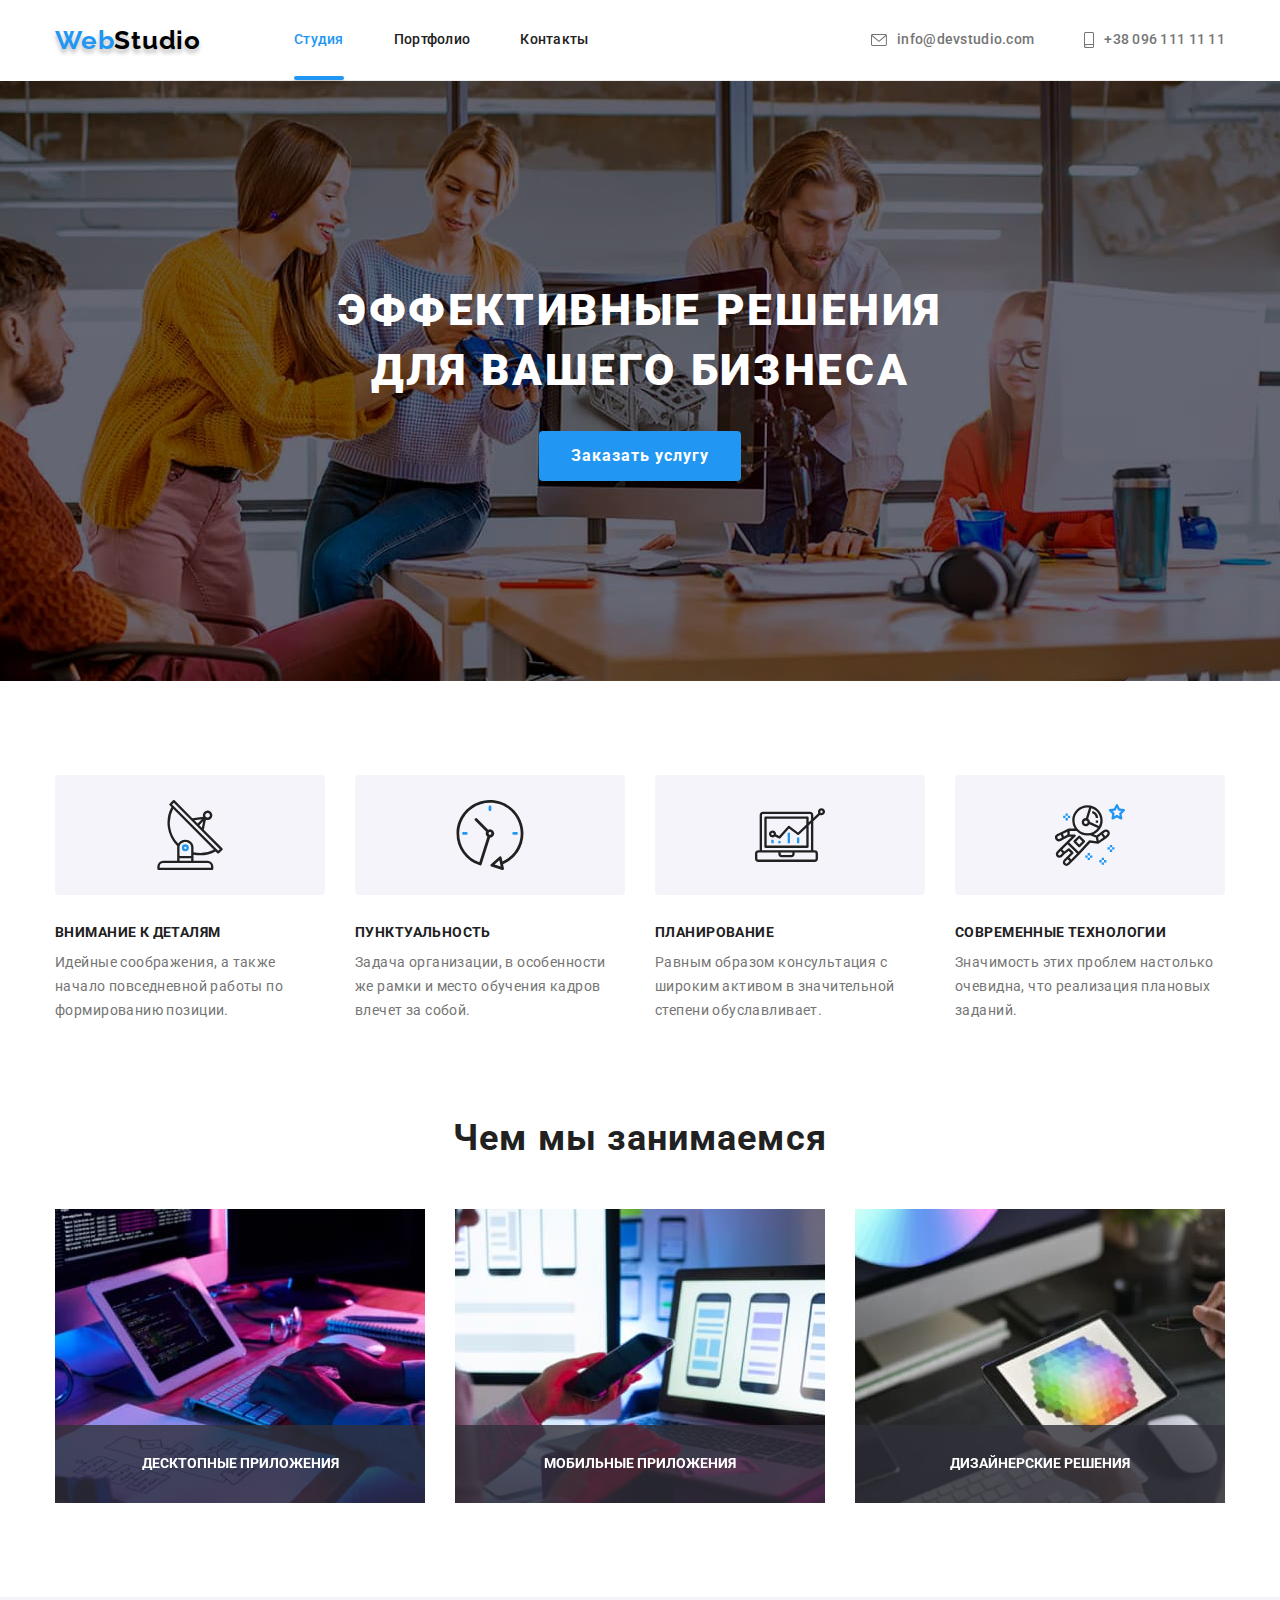
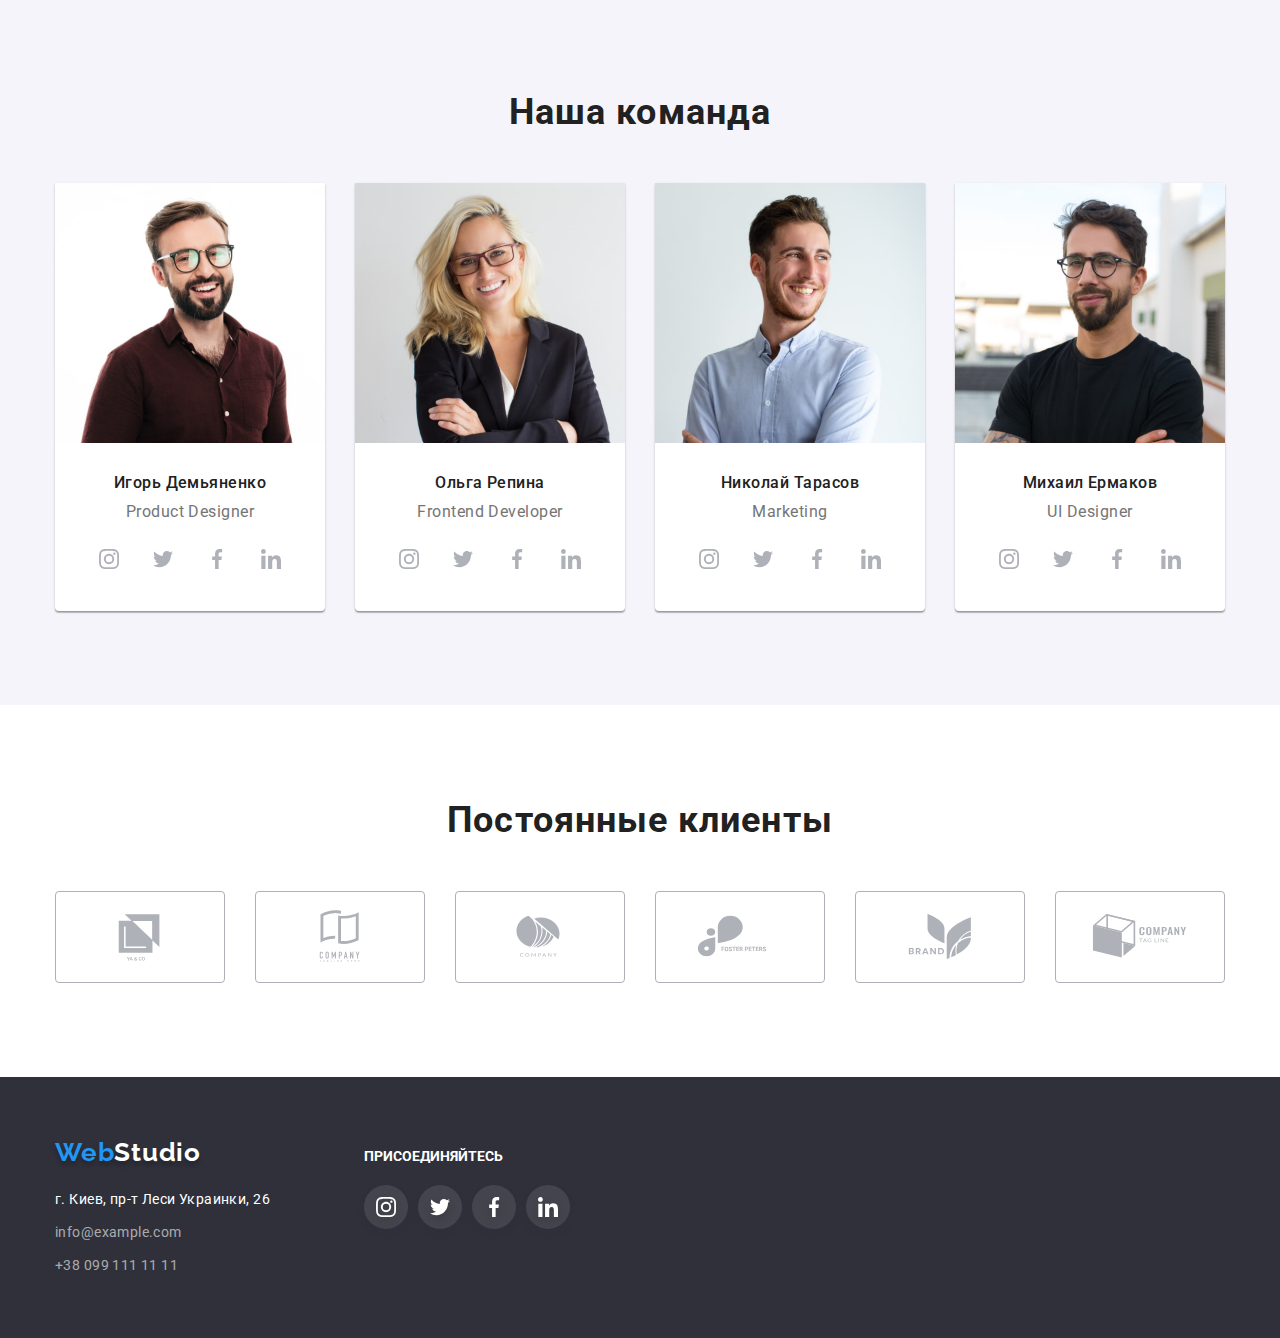
<file: index.html>
<!DOCTYPE html>
<html lang="ru">
	<head>
		<meta charset="UTF-8" />
		<meta http-equiv="X-UA-Compatible" content="IE=edge" />
		<meta name="viewport" content="width=device-width, initial-scale=1.0" />
		<title>WebStudio</title>
		<!-- fonts-start-->
		<link rel="preconnect" href="https://fonts.googleapis.com" />
		<link rel="preconnect" href="https://fonts.gstatic.com" crossorigin />
		<link
			href="https://fonts.googleapis.com/css2?family=Raleway:wght@700&family=Roboto:wght@400;500;700;900&display=swap"
			rel="stylesheet"
		/>
		<!-- fonts-end-->
		<!-- normalize -->
		<link
			rel="stylesheet"
			href="https://cdnjs.cloudflare.com/ajax/libs/modern-normalize/1.1.0/modern-normalize.min.css"
		/>
		<!-- costum-styles-start -->
		<link rel="stylesheet" href="./css/styles.css" />
		<!-- costum-styles-end -->
	</head>
	<body>
		<!-- header-->
		<header>
			<div class="container header-container">
				<a class="header-logo" href="./index.html" lang="en">
					Web
					<span class="logo">Studio</span>
				</a>
				<nav class="header-nav">
					<ul class="header list">
						<li class="header-list">
							<a class="header-link link current" href="./index.html">Студия</a>
						</li>
						<li class="header-list">
							<a class="header-link link" href="./portfolio.html">Портфолио</a>
						</li>
						<li class="header-list">
							<a class="header-link link" href="">Контакты</a>
						</li>
					</ul>
				</nav>

				<!--contact-->
				<ul class="list">
					<li class="contact-item">
						<a class="contact-link link" href="mailto:info@devstudio.com">
							<svg class="link-icon" width="16" height="12">
								<use href="./images/icons.svg#icon-envelope"></use>
							</svg>
							info@devstudio.com
						</a>
					</li>
					<li class="contact-item">
						<a class="contact-link link" href="tel:+380961111111">
							<svg class="link-icon" width="10" height="16">
								<use href="./images/icons.svg#icon-smartphone"></use>
							</svg>
							+38 096 111 11 11
						</a>
					</li>
				</ul>
			</div>
		</header>

		<main>
			<!-- hero -->
			<section class="hero">
				<div class="hero-img">
					<div class="container">
						<h1 class="headline">Эффективные решения для вашего бизнеса</h1>
						<button class="button-hero" type="button" data-modal-open>Заказать услугу</button>
					</div>
					<div class="backdrop is-hidden" data-modal>
						<div class="modal">
							<button class="close-button" data-modal-close>
								<svg width="18px" height="18px">
									<use href="./images/icons.svg#icon-close"></use>
								</svg>

							</button>
						</div>
					</div>
				</div>
			</section>

			<!-- peculiarities -->
			<section class="padding">
				<div class="container container-peculiarities">
					<h2 hidden>Особенности нашей компании</h2>
					<ul class="peculiarities list">
						<li class="item">
							<div class="peculiarities-bgr-icon">
								<svg class="peculiarities-icon" width="70" height="70">
									<use href="./images/icons.svg#icon-antenna"></use>
								</svg>
							</div>
							<h3 class="peculiarities-title">Внимание к деталям</h3>
							<p class="peculiarities-txt">
								Идейные соображения, а также начало повседневной работы по формированию позиции.
							</p>
						</li>
						<li class="item">
							<div class="peculiarities-bgr-icon">
								<svg class="peculiarities-icon" width="70" height="70">
									<use href="./images/icons.svg#icon-clock"></use>
								</svg>
							</div>
							<h3 class="peculiarities-title">Пунктуальность</h3>
							<p class="peculiarities-txt">
								Задача организации, в особенности же рамки и место обучения кадров влечет за собой.
							</p>
						</li>
						<li class="item">
							<div class="peculiarities-bgr-icon">
								<svg class="peculiarities-icon" width="70" height="70">
									<use href="./images/icons.svg#icon-diagram"></use>
								</svg>
							</div>
							<h3 class="peculiarities-title">Планирование</h3>
							<p class="peculiarities-txt">
								Равным образом консультация с широким активом в значительной степени обуславливает.
							</p>
						</li>
						<li class="item">
							<div class="peculiarities-bgr-icon">
								<svg class="peculiarities-icon" width="70" height="70">
									<use href="./images/icons.svg#icon-astronaut"></use>
								</svg>
							</div>
							<h3 class="peculiarities-title">Современные технологии</h3>
							<p class="peculiarities-txt">
								Значимость этих проблем настолько очевидна, что реализация плановых заданий.
							</p>
						</li>
					</ul>
				</div>
			</section>

			<!-- work -->
			<section class="work">
				<div class="container">
					<h2 class="section-title-txt">Чем мы занимаемся</h2>
					<ul class="list">
						<li class="item">
							<img src="./images/main/box1.jpg" alt="анализируем" width="370" height="294" />
						<p class="work-txt">Десктопные приложения</p>
						</li>
						<li class="item">
							<img src="./images/main/box2.jpg" alt="разрабатываем" width="370" height="294" />
							<p class="work-txt">Мобильные приложения</p>
						</li>
						<li class="item">
							<img src="./images/main/box3.jpg" alt="усовершенствуем" width="370" height="294" />
							<p class="work-txt">Дизайнерские решения</p>
						</li>
					</ul>
				</div>
			</section>

			<!-- team -->
			<section class="team padding">
				<div class="container">
					<h2 class="section-title-txt">Наша команда</h2>
					<ul class="list">
						<li class="team-txt">
							<img class="team-img" src="./images/main/1.jpg" alt="Игорь Демьяненко" width="270" height="260" />
							<div class="txt-pad">
								<h3 class="name-txt">Игорь Демьяненко</h3>
								<p lang="en" class="profession-txt">Product Designer</p>
								<ul class="list">
									<li class="margin-icon">
										<a class="social-icons" href="">
											<svg class="team-icon" width="20px" height="20px">
												<use href="./images/icons.svg#icon-instagram"></use>
											</svg>
										</a>
									</li>
									<li class="margin-icon">
										<a class="social-icons" href="">
											<svg class="team-icon" width="20px" height="20px">
												<use href="./images/icons.svg#icon-twitter"></use>
											</svg>
										</a>
									</li>
									<li class="margin-icon">
										<a class="social-icons" href="">
											<svg class="team-icon" width="20px" height="20px">
												<use href="./images/icons.svg#icon-facebook"></use>
											</svg>
										</a>
									</li>
									<li class="margin-icon">
										<a class="social-icons" href="">
											<svg class="team-icon" width="20px" height="20px">
												<use href="./images/icons.svg#icon-linkedin"></use>
											</svg>
										</a>
									</li>
								</ul>
							</div>
						</li>
						<li class="team-txt">
							<img class="team-img" src="./images/main/2.jpg" alt="Ольга Репина" width="270" height="260" />
							<div class="txt-pad">
								<h3 class="name-txt">Ольга Репина</h3>
								<p lang="en" class="profession-txt">Frontend Developer</p>
								<ul class="list">
									<li class="margin-icon">
										<a class="social-icons" href="">
											<svg class="team-icon" width="20px" height="20px">
												<use href="./images/icons.svg#icon-instagram"></use>
											</svg>
										</a>
									</li>
									<li class="margin-icon">
										<a class="social-icons" href="">
											<svg class="team-icon" width="20px" height="20px">
												<use href="./images/icons.svg#icon-twitter"></use>
											</svg>
										</a>
									</li>
									<li class="margin-icon">
										<a class="social-icons" href="">
											<svg class="team-icon" width="20px" height="20px">
												<use href="./images/icons.svg#icon-facebook"></use>
											</svg>
										</a>
									</li>
									<li class="margin-icon">
										<a class="social-icons" href="">
											<svg class="team-icon" width="20px" height="20px">
												<use href="./images/icons.svg#icon-linkedin"></use>
											</svg>
										</a>
									</li>
								</ul>
							</div>
						</li>
						<li class="team-txt">
							<img class="team-img" src="./images/main/3.jpg" alt="Николай Тарасов" width="270" height="260" />
							<div class="txt-pad">
								<h3 class="name-txt">Николай Тарасов</h3>
								<p lang="en" class="profession-txt">Marketing</p>
								<ul class="list">
									<li class="margin-icon">
										<a class="social-icons" href="">
											<svg class="team-icon" width="20px" height="20px">
												<use href="./images/icons.svg#icon-instagram"></use>
											</svg>
										</a>
									</li>
									<li class="margin-icon">
										<a class="social-icons" href="">
											<svg class="team-icon" width="20px" height="20px">
												<use href="./images/icons.svg#icon-twitter"></use>
											</svg>
										</a>
									</li>
									<li class="margin-icon">
										<a class="social-icons" href="">
											<svg class="team-icon" width="20px" height="20px">
												<use href="./images/icons.svg#icon-facebook"></use>
											</svg>
										</a>
									</li>
									<li class="margin-icon">
										<a class="social-icons" href="">
											<svg class="team-icon" width="20px" height="20px">
												<use href="./images/icons.svg#icon-linkedin"></use>
											</svg>
										</a>
									</li>
								</ul>
							</div>
						</li>
						<li class="team-txt">
							<img class="team-img" src="./images/main/4.jpg" alt="Михаил Ермаков" width="270" height="260" />
							<div class="txt-pad">
								<h3 class="name-txt">Михаил Ермаков</h3>
								<p lang="en" class="profession-txt">UI Designer</p>
								<ul class="list">
									<li class="margin-icon">
										<a class="social-icons" href="">
											<svg class="team-icon" width="20px" height="20px">
												<use href="./images/icons.svg#icon-instagram"></use>
											</svg>
										</a>
									</li>
									<li class="margin-icon">
										<a class="social-icons" href="">
											<svg class="team-icon" width="20px" height="20px">
												<use href="./images/icons.svg#icon-twitter"></use>
											</svg>
										</a>
									</li>
									<li class="margin-icon">
										<a class="social-icons" href="">
											<svg class="team-icon" width="20px" height="20px">
												<use href="./images/icons.svg#icon-facebook"></use>
											</svg>
										</a>
									</li>
									<li class="margin-icon">
										<a class="social-icons" href="">
											<svg class="team-icon" width="20px" height="20px">
												<use href="./images/icons.svg#icon-linkedin"></use>
											</svg>
										</a>
									</li>
								</ul>
							</div>
						</li>
					</ul>
				</div>
			</section>
			<!-- clients -->
			<section class="padding">
				<div class="container">
					<h2 class="section-title-txt">Постоянные клиенты</h2>
					<ul class="list client">
						<li class="client-list">
							<a class="client-link" href="">
								<svg width="106" height="60">
									<use class="client-group" href="./images/icons.svg#icon-group-1"></use>
								</svg>
							</a>
						</li>
						<li class="client-list">
							<a class="client-link" href="">
								<svg width="106" height="60">
									<use href="./images/icons.svg#icon-group-2"></use>
								</svg>
							</a>
						</li>
						<li class="client-list">
							<a class="client-link" href="">
								<svg width="106" height="60">
									<use href="./images/icons.svg#icon-group-3"></use>
								</svg>
							</a>
						</li>
						<li class="client-list">
							<a class="client-link" href="">
								<svg width="106" height="60">
									<use href="./images/icons.svg#icon-group-4"></use>
								</svg>
							</a>
						</li>
						<li class="client-list">
							<a class="client-link" href="">
								<svg width="106" height="60">
									<use href="./images/icons.svg#icon-group-5"></use>
								</svg>
							</a>
						</li>
						<li class="client-list">
							<a class="client-link" href="">
								<svg width="106" height="60">
									<use href="./images/icons.svg#icon-group-6"></use>
								</svg>
							</a>
						</li>
					</ul>
				</div>
			</section>
		</main>

		<!--footer-->
		<footer class="footer">
			<div class="container">
				<div>
					<a class="header-logo" href="./index.html" lang="en">
						Web
						<span class="footer-logo">Studio</span>
					</a>
					<h2 hidden>Контакты</h2>
					<address>
						<ul class="list">
							<li>
								<a
									class="footer-address link"
									href="https://goo.gl/maps/wxkbb35VSYqCrP139"
									target="_blank"
									rel="noopener noreferrer"
								>
									г. Киев, пр-т Леси Украинки, 26
								</a>
							</li>
							<li><a class="footer-contact link" href="mailto:info@example.com">info@example.com</a></li>
							<li><a class="footer-contact link" href="tel:+380991111111">+38 099 111 11 11</a></li>
						</ul>
					</address>
				</div>
				<div class="social-network">
					<p class="social-p">присоединяйтесь</p>
					<ul class="list">
						<li class="margin-icon-footer">
							<a class="social-icon" href="">
								<svg class="icon" width="20px" height="20px">
									<use href="./images/icons.svg#icon-instagram"></use>
								</svg>
							</a>
						</li>
						<li class="margin-icon-footer">
							<a class="social-icon" href="">
								<svg class="icon" width="20px" height="20px">
									<use href="./images/icons.svg#icon-twitter"></use>
								</svg>
							</a>
						</li>
						<li class="margin-icon-footer">
							<a class="social-icon" href="">
								<svg class="icon" width="20px" height="20px">
									<use href="./images/icons.svg#icon-facebook"></use>
								</svg>
							</a>
						</li>
						<li class="margin-icon-footer">
							<a class="social-icon" href="">
								<svg class="icon" width="20px" height="20px">
									<use href="./images/icons.svg#icon-linkedin"></use>
								</svg>
							</a>
						</li>
					</ul>
				</div>
			</div>
		</footer>
		<script src="./js/modal.js"></script>
	</body>
</html>
</file>
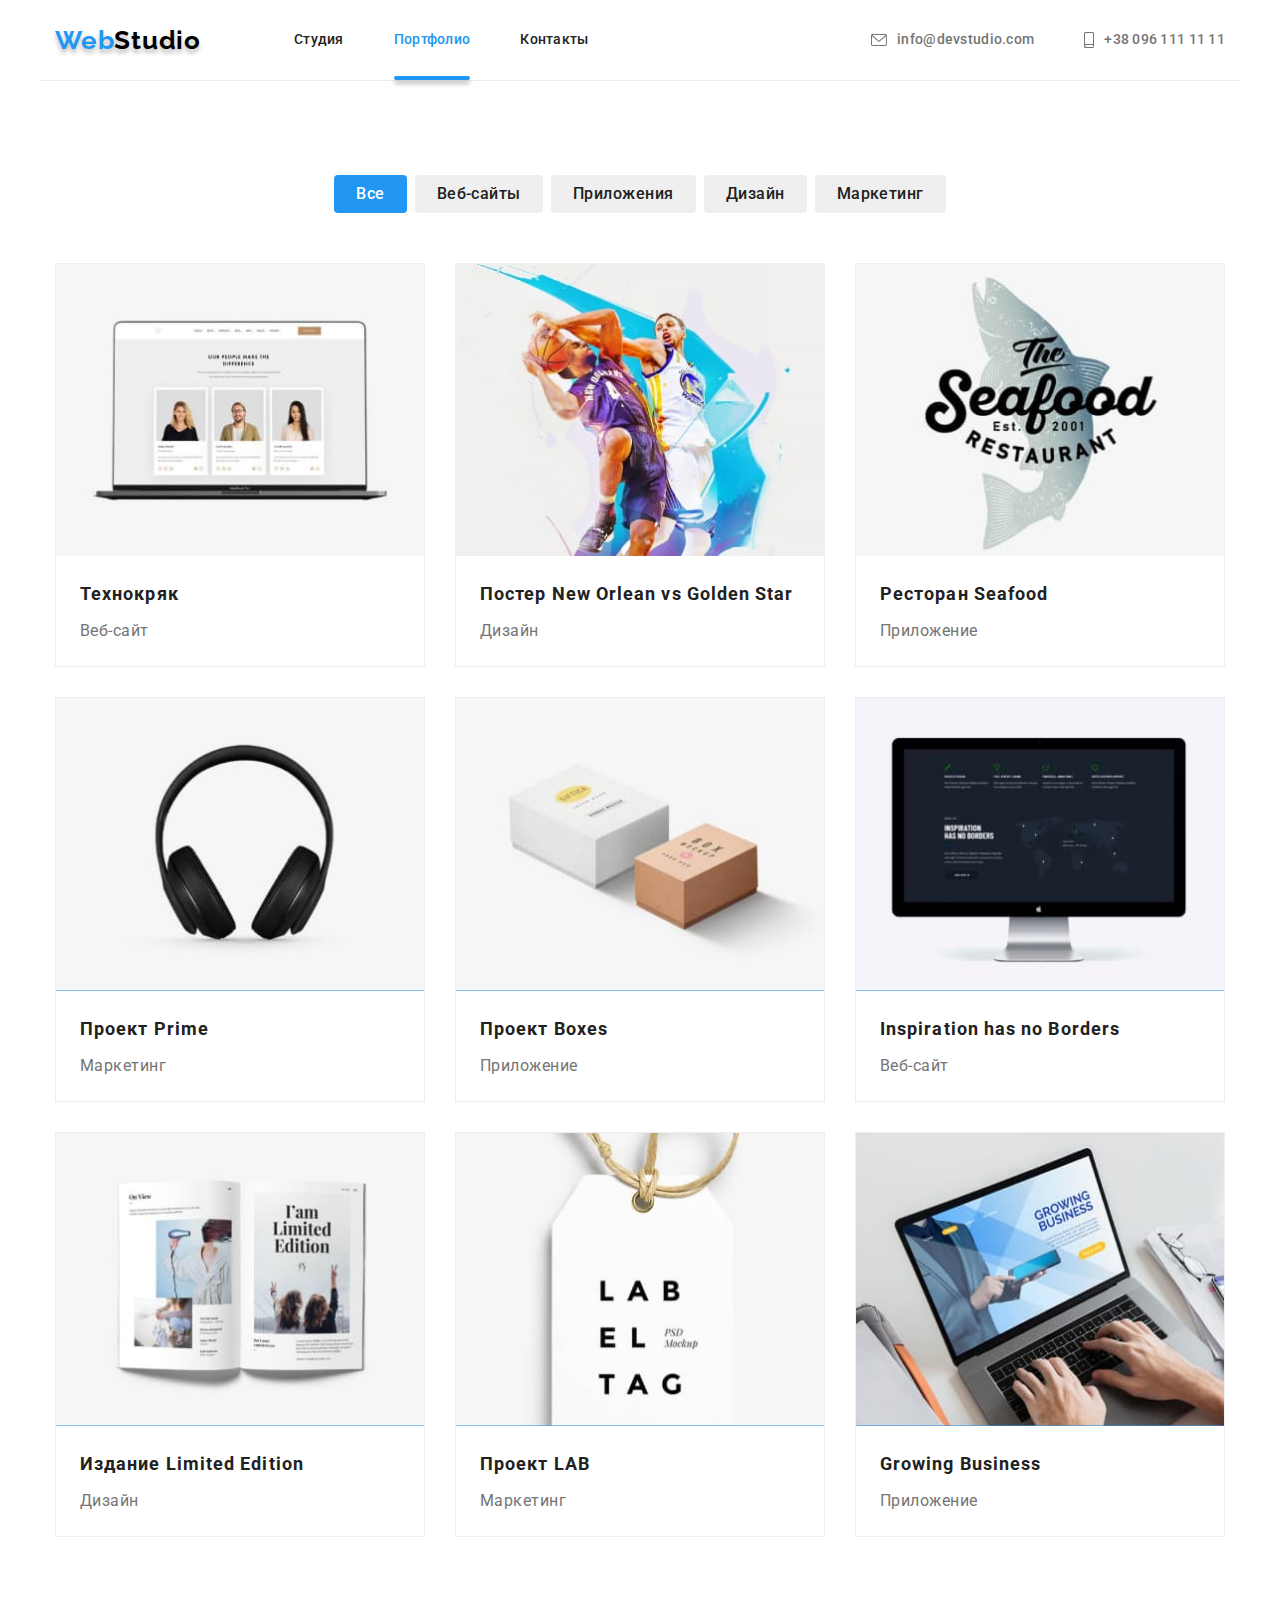
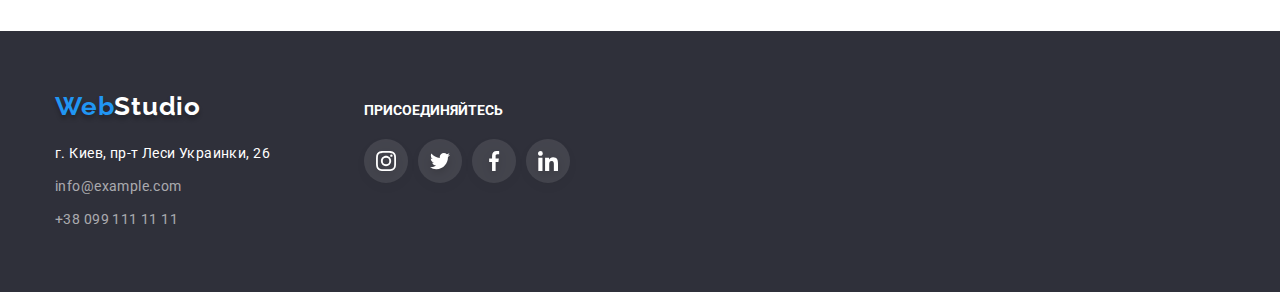
<file: portfolio.html>
<!DOCTYPE html>
<html lang="ru">
	<head>
		<meta charset="UTF-8" />
		<meta http-equiv="X-UA-Compatible" content="IE=edge" />
		<meta name="viewport" content="width=device-width, initial-scale=1.0" />
		<title>Portfolio</title>
		<!-- fonts-start-->
		<link rel="preconnect" href="https://fonts.googleapis.com" />
		<link rel="preconnect" href="https://fonts.gstatic.com" crossorigin />
		<link
			href="https://fonts.googleapis.com/css2?family=Raleway:wght@700&family=Roboto:wght@400;500;700;900&display=swap"
			rel="stylesheet"
		/>
		<!-- fonts-end-->
		<!-- normalize -->
		<link
			rel="stylesheet"
			href="https://cdnjs.cloudflare.com/ajax/libs/modern-normalize/1.1.0/modern-normalize.min.css"
		/>
		<!-- costum-styles-start -->
		<link rel="stylesheet" href="./css/styles.css" />
		<!-- costum-styles-end -->
	</head>
	<body>
		<!-- header-->
		<header>
			<div class="container header-container">
				<a class="header-logo" href="./index.html" lang="en">
					Web
					<span class="logo">Studio</span>
				</a>
				<nav class="header-nav">
					<ul class="header list">
						<li class="header-list">
							<a class="header-link link" href="./index.html">Студия</a>
						</li>
						<li class="header-list">
							<a class="header-link link current" href="./portfolio.html">Портфолио</a>
						</li>
						<li class="header-list">
							<a class="header-link link" href="">Контакты</a>
						</li>
					</ul>
				</nav>

				<!--contact-->
				<ul class="list">
					<li class="contact-item">
						<a class="contact-link link" href="mailto:info@devstudio.com">
							<svg class="link-icon" width="16" height="12">
								<use href="./images/icons.svg#icon-envelope"></use>
							</svg>
							info@devstudio.com
						</a>
					</li>
					<li class="contact-item">
						<a class="contact-link link" href="tel:+380961111111">
							<svg class="link-icon" width="10" height="16">
								<use href="./images/icons.svg#icon-smartphone"></use>
							</svg>
							+38 096 111 11 11
						</a>
					</li>
				</ul>
			</div>
		</header>
		<main>
			<!-- portfolio -->
			<section class="portfolio padding">
				<div class="container">
					<h1 hidden>Портфолио</h1>
					<ul class="list btn">
						<li><button type="button" class="portfolio-button current">Все</button></li>
						<li><button type="button" class="portfolio-button">Веб-сайты</button></li>
						<li><button type="button" class="portfolio-button">Приложения</button></li>
						<li><button type="button" class="portfolio-button">Дизайн</button></li>
						<li><button type="button" class="portfolio-button">Маркетинг</button></li>
					</ul>
					<ul class="list examples">
						<li class="example">
							<a href="" class="link">
								<div class="card-info"><img src="./images/portfolio/Tehnocryak.jpg" alt="Веб-сайт" /><p class="work-name-txt">
										Ресурс предлагает комплексные предложения с разным уровнем функционала и сервисов. Все это позволит посетителю получить исчерпывающие сведения о компании или частном лице.
									</p></div>
								<div class="desc">
									<h2 class="title-name">Технокряк</h2>
									<p class="work-name">Веб-сайт</p>
									
								</div>
							</a>
						</li>
						<li class="example">
							<a href="" class="link">
								<div class="card-info"><img src="./images/portfolio/Orlean-Golden.jpg" alt="Дизайн" /><p class="work-name-txt">
										Ресурс предлагает комплексные предложения с разным уровнем функционала и сервисов. Все это позволит посетителю получить исчерпывающие сведения о компании или частном лице.
									</p></div>
								<div class="desc">
									<h2 class="title-name">Постер New Orlean vs Golden Star</h2>
									<p class="work-name">Дизайн</p>
								</div>
							</a>
						</li>
						<li class="example">
							<a href="" class="link">
								<div class="card-info">
								<img src="./images/portfolio/Seafood.jpg" alt="Приложение" />
								<p class="work-name-txt">
										Ресурс предлагает комплексные предложения с разным уровнем функционала и сервисов. Все это позволит посетителю получить исчерпывающие сведения о компании или частном лице.
									</p></div>
								<div class="desc">
									<h2 class="title-name">Ресторан Seafood</h2>
									<p class="work-name">Приложение</p>
								</div>
							</a>
						</li>
						<li class="example">
							<a href="" class="link">
								<div class="card-info">
								<img src="./images/portfolio/Prime.jpg" alt="Маркетинг" />
								<p class="work-name-txt">
										Ресурс предлагает комплексные предложения с разным уровнем функционала и сервисов. Все это позволит посетителю получить исчерпывающие сведения о компании или частном лице.
									</p></div>
								<div class="desc">
									<h2 class="title-name">Проект Prime</h2>
									<p class="work-name">Маркетинг</p>
								</div>
							</a>
						</li>
						<li class="example">
							<a href="" class="link">
								<div class="card-info">
								<img src="./images/portfolio/Boxes.jpg" alt="Приложение" />
								<p class="work-name-txt">
										Ресурс предлагает комплексные предложения с разным уровнем функционала и сервисов. Все это позволит посетителю получить исчерпывающие сведения о компании или частном лице.
									</p></div>
								<div class="desc">
									<h2 class="title-name">Проект Boxes</h2>
									<p class="work-name">Приложение</p>
								</div>
							</a>
						</li>
						<li class="example">
							<a href="" class="link">
								<div class="card-info">
								<img src="./images/portfolio/Inspiration.jpg" alt="Веб-сайт" />
								<p class="work-name-txt">
										Ресурс предлагает комплексные предложения с разным уровнем функционала и сервисов. Все это позволит посетителю получить исчерпывающие сведения о компании или частном лице.
									</p></div>
								<div class="desc">
									<h2 class="title-name">Inspiration has no Borders</h2>
									<p class="work-name">Веб-сайт</p>
								</div>
							</a>
						</li>
						<li class="example">
							<a href="" class="link">
								<div class="card-info">
								<img src="./images/portfolio/Limited-Edition.jpg" alt="Дизайн" />
								<p class="work-name-txt">
										Ресурс предлагает комплексные предложения с разным уровнем функционала и сервисов. Все это позволит посетителю получить исчерпывающие сведения о компании или частном лице.
									</p></div>
								<div class="desc">
									<h2 class="title-name">Издание Limited Edition</h2>
									<p class="work-name">Дизайн</p>
								</div>
							</a>
						</li>
						<li class="example">
							<a href="" class="link">
								<div class="card-info">
								<img src="./images/portfolio/LAB.jpg" alt="Маркетинг" />
								<p class="work-name-txt">
										Ресурс предлагает комплексные предложения с разным уровнем функционала и сервисов. Все это позволит посетителю получить исчерпывающие сведения о компании или частном лице.
									</p></div>
								<div class="desc">
									<h2 class="title-name">Проект LAB</h2>
									<p class="work-name">Маркетинг</p>
								</div>
							</a>
						</li>
						<li class="example">
							<a href="" class="link">
								<div class="card-info">
								<img src="./images/portfolio/Growing.jpg" alt="Приложение" />
								<p class="work-name-txt">
										Ресурс предлагает комплексные предложения с разным уровнем функционала и сервисов. Все это позволит посетителю получить исчерпывающие сведения о компании или частном лице.
									</p></div>
								<div class="desc">
									<h2 class="title-name">Growing Business</h2>
									<p class="work-name">Приложение</p>
								</div>
							</a>
						</li>
					</ul>
				</div>
			</section>
		</main>

		<!--footer-->
		<footer class="footer">
			<div class="container">
				<div>
					<a class="header-logo" href="./index.html" lang="en">
						Web
						<span class="footer-logo">Studio</span>
					</a>
					<h2 hidden>Контакты</h2>
					<address>
						<ul class="list">
							<li>
								<a
									class="footer-address link"
									href="https://goo.gl/maps/wxkbb35VSYqCrP139"
									target="_blank"
									rel="noopener noreferrer"
								>
									г. Киев, пр-т Леси Украинки, 26
								</a>
							</li>
							<li><a class="footer-contact link" href="mailto:info@example.com">info@example.com</a></li>
							<li><a class="footer-contact link" href="tel:+380991111111">+38 099 111 11 11</a></li>
						</ul>
					</address>
				</div>
				<div class="social-network">
					<p class="social-p">присоединяйтесь</p>
					<ul class="list">
						<li class="margin-icon-footer">
							<a class="social-icon" href="">
								<svg class="icon" width="20px" height="20px">
									<use href="./images/icons.svg#icon-instagram"></use>
								</svg>
							</a>
						</li>
						<li class="margin-icon-footer">
							<a class="social-icon" href="">
								<svg class="icon" width="20px" height="20px">
									<use href="./images/icons.svg#icon-twitter"></use>
								</svg>
							</a>
						</li>
						<li class="margin-icon-footer">
							<a class="social-icon" href="">
								<svg class="icon" width="20px" height="20px">
									<use href="./images/icons.svg#icon-facebook"></use>
								</svg>
							</a>
						</li>
						<li class="margin-icon-footer">
							<a class="social-icon" href="">
								<svg class="icon" width="20px" height="20px">
									<use href="./images/icons.svg#icon-linkedin"></use>
								</svg>
							</a>
						</li>
					</ul>
				</div>
			</div>
		</footer>
		<script src="./js/modal.js"></script>
	</body>
</html>
</file>
<file: css/styles.css>
:root {

    /* fonts */
--main-font: "Roboto";
--secondery-font:"Raleway";
    /* text-color */
--capital-letters-cl: #212121;
--accent-txt-cl: #757575;
--hover-txt-cl: #2196F3;
--secondary-txt-cl: #ffffff;
/* Icons */
--icon-cl: #AFB1B8;
--icon-bg-cl: #2196F3;
--icon-cl-footer: #ffffff;

--timing-function: cubic-bezier(0.4, 0, 0.2, 1) ;
    /* bg-colors */
--basic-bgc: #2F303A;
--additional-bgc: #188CE8;
    /* others */
}
::before,
::after{
    box-sizing: border-box;
}
body {
font-family: var(--main-font), sans-serif;
font-size: 14px;
line-height: 1.71;
color: var(--accent-txt-cl);
}
/* resets */
h1,h2,h3,h4,h5,p {
    margin: 0px;
}
img{
    display: block;
    max-width: 100%;
    height: auto;

}
/* container */
.container {
    width: 1200px;
    padding-left: 15px;
    padding-right: 15px;
    margin-left: auto;
    margin-right: auto;

}
/* logo-start */
.header-logo,
.logo {
display: flex;

font-family: var(--secondery-font);
font-weight: 700;
font-size: 26px;
line-height: 1.19;
letter-spacing: 0.03em;
color: var(--hover-txt-cl);
list-style: none;
text-decoration: none;
text-shadow: 0px 4px 4px rgba(0, 0, 0, 0.25);
}
.logo{
    font-family: var(--secondery-font), sans-serif;
    color: #000000;
}
.header-logo{
    margin-right: 93px;
}
/* logo-end */

/* common-styles-start */
.link{
    text-decoration: none;
}
.list{
    list-style: none;
    margin: 0px;
    padding: 0px;
}
.padding{
    padding: 94px 0;
}
/* common-styles-end */

/* header section */
.header-container{
    border-bottom:1px solid #ECECEC;
;}
.header-container,
.header-nav>.list,
.header-container>.list{
    display: flex;
    align-items: center;
}
.header-link::after {
    content: "";
    display: block;
    position: absolute;
    width: 100%;
    height: 4px;
    border-radius: 2px;
    left: 0;
    bottom: 0;
    box-shadow: 0px 4px 4px rgba(0, 0, 0, 0.25);

    background-color: var(--hover-txt-cl) ;
    opacity: 0;

}
.header-link.current::after{
    opacity: 1;
}
.header-nav .header-list:last-child{
    margin-right: 0px;
}
.header-list {
    margin-right: 50px;
}

.header-link{
    position: relative;
    display: block;
    padding-top: 32px;
    padding-bottom: 32px;

    font-weight: 500;
    line-height: 1.14;
    letter-spacing: 0.02em;
    color: var(--capital-letters-cl);
    transition: 250ms var(--timing-function);
}

.header-link:hover,
.header-link:focus,
.contact-link:hover,
.contact-link:focus
{
color:  var(--hover-txt-cl);
text-shadow: 0px 4px 4px rgba(0, 0, 0, 0.25);
transition: 250ms var(--timing-function);
}
.link.current{
    color: var(--hover-txt-cl)
}
.header-link,
.button-hero,
.portfolio-button{      
cursor: pointer;
}
/* contact */
.contact-link {
    display:flex;
    align-items: center;
    padding-top: 32px;
    padding-bottom: 32px;

    font-weight: 500;
    line-height: 1.14;
    letter-spacing: 0.02em;
    color: var(--accent-txt-cl);  
    transition: 250ms var(--timing-function);
}
.link-icon {
    margin-right: 10px;
    fill: currentColor;
}

.list .contact-item + .contact-item{
    margin-left: 50px;

}

.header-container>.list{
    margin-left: auto;
    
}


/* hero */

.hero-img{
    max-width: 1600px;
    max-height: 600px;
    margin-left: auto;
    margin-right: auto;
    padding: 200px 0;
    background-image: linear-gradient(
        to right,
        rgba(0, 0, 0, 0.25),
        rgba(0, 0, 0, 0.25)
        ),
        url(../images/hero.jpg);
    background-repeat: no-repeat;
    background-position: center;
    background-size: cover;

    
    /* background: #C4C4C4; */
}

.hero{
    

    color: var(--secondary-txt-cl);
    background-color: var(--basic-bgc);
    text-align: center;
    
}

.headline{
margin: auto;
margin-bottom: 30px;
max-width: 650px;

font-weight: 900;
font-size: 44px;
line-height: 1.36;
letter-spacing: 0.06em;
text-transform: uppercase;

}
/* button */
.button-hero{
    padding: 10px 32px;
    border-radius: 4px;
    border: none;

    font-family: inherit;
    font-weight: 700;
    font-size: 16px;
    line-height: 1.88;
    letter-spacing: 0.06em;
    color: var(--secondary-txt-cl);
    background-color: var(--hover-txt-cl);
    transition: 250ms var(--timing-function);
}
.button-hero:hover,
.button-hero:focus{
background-color: var(--additional-bgc);
transition: 250ms var(--timing-function);
}
.backdrop{
position: fixed;
top: 0;
left: 0;
width: 100%;
height: 100%;
background: rgba(0, 0, 0, 0.2);
opacity: 1;
transition: opacity 250ms cubic-bezier(0.4, 0, 0.2, 1), visibility 250ms cubic-bezier(0.4, 0, 0.2, 1);
}
.backdrop.is-hidden{
opacity: 0;
pointer-events: none;
}
.backdrop.is-hidden .modal {
transform: translate(-50%, -50%) scale(0.9);
}
.modal{
display: flex;
position: absolute;
top: 50%;
left: 50%;
transform: translate(-50%, -50%) scale(1);
transition: transform 250ms var(--timing-function);
width: 528px;
height: 581px;
border-radius: 4px;
background: #FFFFFF;
box-shadow: 0px 1px 3px rgba(0, 0, 0, 0.12), 0px 1px 1px rgba(0, 0, 0, 0.14), 0px 2px 1px rgba(0, 0, 0, 0.2);

}
.close-button{
position: absolute;
top: 0;
right: 0;
display: flex;
justify-content: center;
align-items: center;
width: 30px;
height: 30px;
margin-top: 8px;
margin-right: 8px;
cursor: pointer;
border: 1px solid rgba(0, 0, 0, 0.1);
border-radius: 50%;
background-color: var(--secondary-txt-cl);
}
/* peculiarities */
.peculiarities-bgr-icon{
    width: 270px;
    height: 120px;
    background: #F5F4FA;
    border-radius: 4px;
    display: flex;
    margin-bottom: 30px;
    justify-content: center;
    align-items: center;
}

.peculiarities{
    display: flex;
    justify-content: center;
}

.peculiarities .item:not(:last-child){
    margin-right: 30px;
}
.peculiarities-title{
margin-bottom: 10px;

font-weight: 700;
font-size: 14px;
line-height: 1.14;
letter-spacing: 0.03em;
text-transform: uppercase;
color:var(--capital-letters-cl);

}
.peculiarities-txt{
letter-spacing: 0.03em;
}


/* work */

.work{
    padding-bottom: 94px;
}
.work .list{
    display: flex;
}
.work .item{
width: calc(100%/3-60px);
margin-right: 30px;
position: relative;
}
.work-txt{
position: absolute;
text-align: center;
text-transform: uppercase;
font-weight: 700;
bottom: 0;
width: 100%;
padding: 27px 0;
color: rgba(255, 255, 255, 1);
background: rgba(47, 48, 58, 0.8);
}
.work .item:nth-child(3n){
    margin-right: 0px;
}
.work .section-title-txt{
    margin-bottom: 50px;
}
/* team */
.team{
    background-color: #F5F4FA;
}
.team .list{
    display: flex;
}
.txt-pad>.list{
    justify-content: center;
    margin: 0 32px;
}

.social-icons{
fill: currentColor;
width: 44px;
height: 44px;
border-radius: 50%;
display: inline-flex;
align-items: center;
justify-content: center;
fill: var(--icon-cl);
transition: 250ms var(--timing-function);
}
.social-icons:hover,
.social-icons:focus{
    fill: #FFFFFF;
    background-color: var(--icon-bg-cl);
    transition: 250ms var(--timing-function);
}
.margin-icon:not(:last-child) {
margin-right: 10px;
}
.team-txt:not(:last-child) {
margin-right: 30px;
}
.section-title-txt{
margin-bottom: 50px;

font-weight: 700;
font-size: 36px;
line-height: 1.17;
text-align: center;
letter-spacing: 0.03em;
color:var(--capital-letters-cl);
}

.team-txt{
background: #FFFFFF;
box-shadow: 0px 1px 3px rgba(0, 0, 0, 0.12), 0px 1px 1px rgba(0, 0, 0, 0.14), 0px 2px 1px rgba(0, 0, 0, 0.2);
border-radius: 0px 0px 4px 4px;
}
.name-txt{
    margin-bottom: 10px;

    font-weight: 500;
    font-size: 16px;
    line-height: 1.19;
    text-align: center;
    letter-spacing: 0.03em;
    color: var(--capital-letters-cl);
}
.profession-txt{
margin-bottom: 16px;
font-size: 16px;
line-height: 1.19;
text-align: center;
letter-spacing: 0.03em;

}
.txt-pad{
    padding: 30px 0;
}
/* client */
/* .client-group{

} */
.client{
    display: flex;
    text-decoration: none;
}
.client-link{
display: flex;
align-items: center;
justify-content: center;
width: 170px;
height: 92px;
border-radius: 4px;
border: 1px solid var(--icon-cl);
fill: var(--icon-cl);
transition: 250ms var(--timing-function);
}
.client-link:hover,
.client-link:focus{
    fill: var(--icon-bg-cl);
    border: 1px solid var(--icon-bg-cl);
    transition: 250ms var(--timing-function);
}
.client-list:not(:last-child){
    margin-right: 30px;
}
/* footer start */
.footer{
padding: 60px 0;

}
.footer>.container{
display: flex;
}
.footer{
background-color: var(--basic-bgc);
}
.footer .header-logo{
margin-bottom: 20px;
}

.footer-logo{
font-family: 'Raleway';
font-weight: 700;
font-size: 26px;
line-height: 1.19;
letter-spacing: 0.03em;
color: var(--secondary-txt-cl);
}
.footer-address{
font-style: normal;
letter-spacing: 0.03em;
color: var(--secondary-txt-cl);
transition: 250ms var(--timing-function);

}
.footer-contact{
font-style: normal;
letter-spacing: 0.03em;
color: rgba(255, 255, 255, 0.6);
transition: 250ms var(--timing-function);

}
.footer address li:not(:last-child){
    margin-bottom: 9px;
}

.footer-address:hover,
.footer-address:focus,
.footer-contact:hover,
.footer-contact:focus{
color: var(--hover-txt-cl);
transition: 250ms var(--timing-function);
}
.social-network>.list{
display: flex;
}
.social-network{
    padding-top:12px;
    margin-left: 70px;
    align-items: center;
}

.social-p{
font-weight: 700;
line-height: 1.14;
text-transform: uppercase;
margin-bottom: 20px;
color: var(--secondary-txt-cl);
}

.social-icon{
    fill: currentColor;
    width: 44px;
    height: 44px;
    border-radius: 50%;
    display: inline-flex;
    align-items: center;
    justify-content: center;
    fill: var(--icon-cl-footer);
    transition: 250ms var(--timing-function);
    
}
.margin-icon-footer{
    border-radius: 50%;
    filter: drop-shadow(0px 4px 4px rgba(0, 0, 0, 0.25));
    background: rgba(255, 255, 255, 0.1);
}
.margin-icon-footer:not(:last-child){
    margin-right: 10px;
}
.social-icon:hover,
.social-icon:focus {
    fill: #FFFFFF;
    background-color: var(--icon-bg-cl);
    transition: 250ms var(--timing-function);
}


/* footer end */

/* portfolio */
.portfolio .btn{
    display: flex;
    justify-content: center;
    margin-bottom: 20px;
    transition: 250ms var(--timing-function);
}

.portfolio .examples{
    display: flex;
    flex-wrap: wrap;
}
.portfolio .example{
    width: calc(100% / 3 - 20px);
    margin-right: 30px;
}
.portfolio .example:nth-child(3n){
    margin-right: 0;
}
.example{
    border: 1px solid #EEEEEE;
    margin-right: 30px;
}
.example:hover,
.example:focus{
    box-shadow: 0px 1px 1px rgba(0, 0, 0, 0.12), 0px 4px 4px rgba(0, 0, 0, 0.06), 1px 4px 6px rgba(0, 0, 0, 0.16);
    transition: 250ms var(--timing-function);
}
.example h2{
margin-bottom: 4px;
}
.example{
margin-top: 30px;
transition: 250ms var(--timing-function);

}
.card-info{
position: relative;
}
.card-info,
.desc{
    overflow: hidden;
}
.desc{
    padding: 20px 24px;
}
.example:nth-last-child(-n + 3) {
margin-bottom: 0;
}
.example:hover .work-name-txt{
    transform: translateY(0);
    transition: 250ms var(--timing-function);
}
/* portfolio-button */
.portfolio-button{
padding: 6px 22px;

font-family: inherit;
font-weight: 500;
font-size: 16px;
line-height: 1.6;
text-align: center;
letter-spacing: 0.03em;
color: var(--capital-letters-cl);
border: none;
border-radius: 4px; 
transition: 250ms var(--timing-function);
}


.btn li:not(:last-child){
    margin-right: 8px;
}

.portfolio-button:hover,
.portfolio-button:focus{
background-color: var(--hover-txt-cl);
color: var(--secondary-txt-cl);
box-shadow: 0px 3px 1px rgba(0, 0, 0, 0.1), 0px 1px 2px rgba(0, 0, 0, 0.08), 0px 2px 2px rgba(0, 0, 0, 0.12);
transition: 250ms var(--timing-function);
}

.portfolio-button.current{
background-color: var(--hover-txt-cl);
color: var(--secondary-txt-cl);
}
.title-name{
font-weight: 700;
font-size: 18px;
line-height: 2;
letter-spacing: 0.06em;
color: var(--capital-letters-cl);
}
.work-name{
font-size: 16px;
line-height: 1.9;
letter-spacing: 0.03em;
color: var(--accent-txt-cl);
}
.work-name-txt{
position: absolute;
display: inline-block;
bottom: 0;
left: 0;
width: 100%;
height: 100%;
font-size: 18px;
line-height: 1.58;
padding: 63px 24px;
letter-spacing: 0.03em;
color: var(--secondary-txt-cl);
text-shadow: 0px 4px 4px rgba(0, 0, 0, 0.25);
background-color: rgba(33, 150, 243, 0.9);


transform: translateY(100%);
transition: transform 250ms var(--timing-function);
}
</file>
